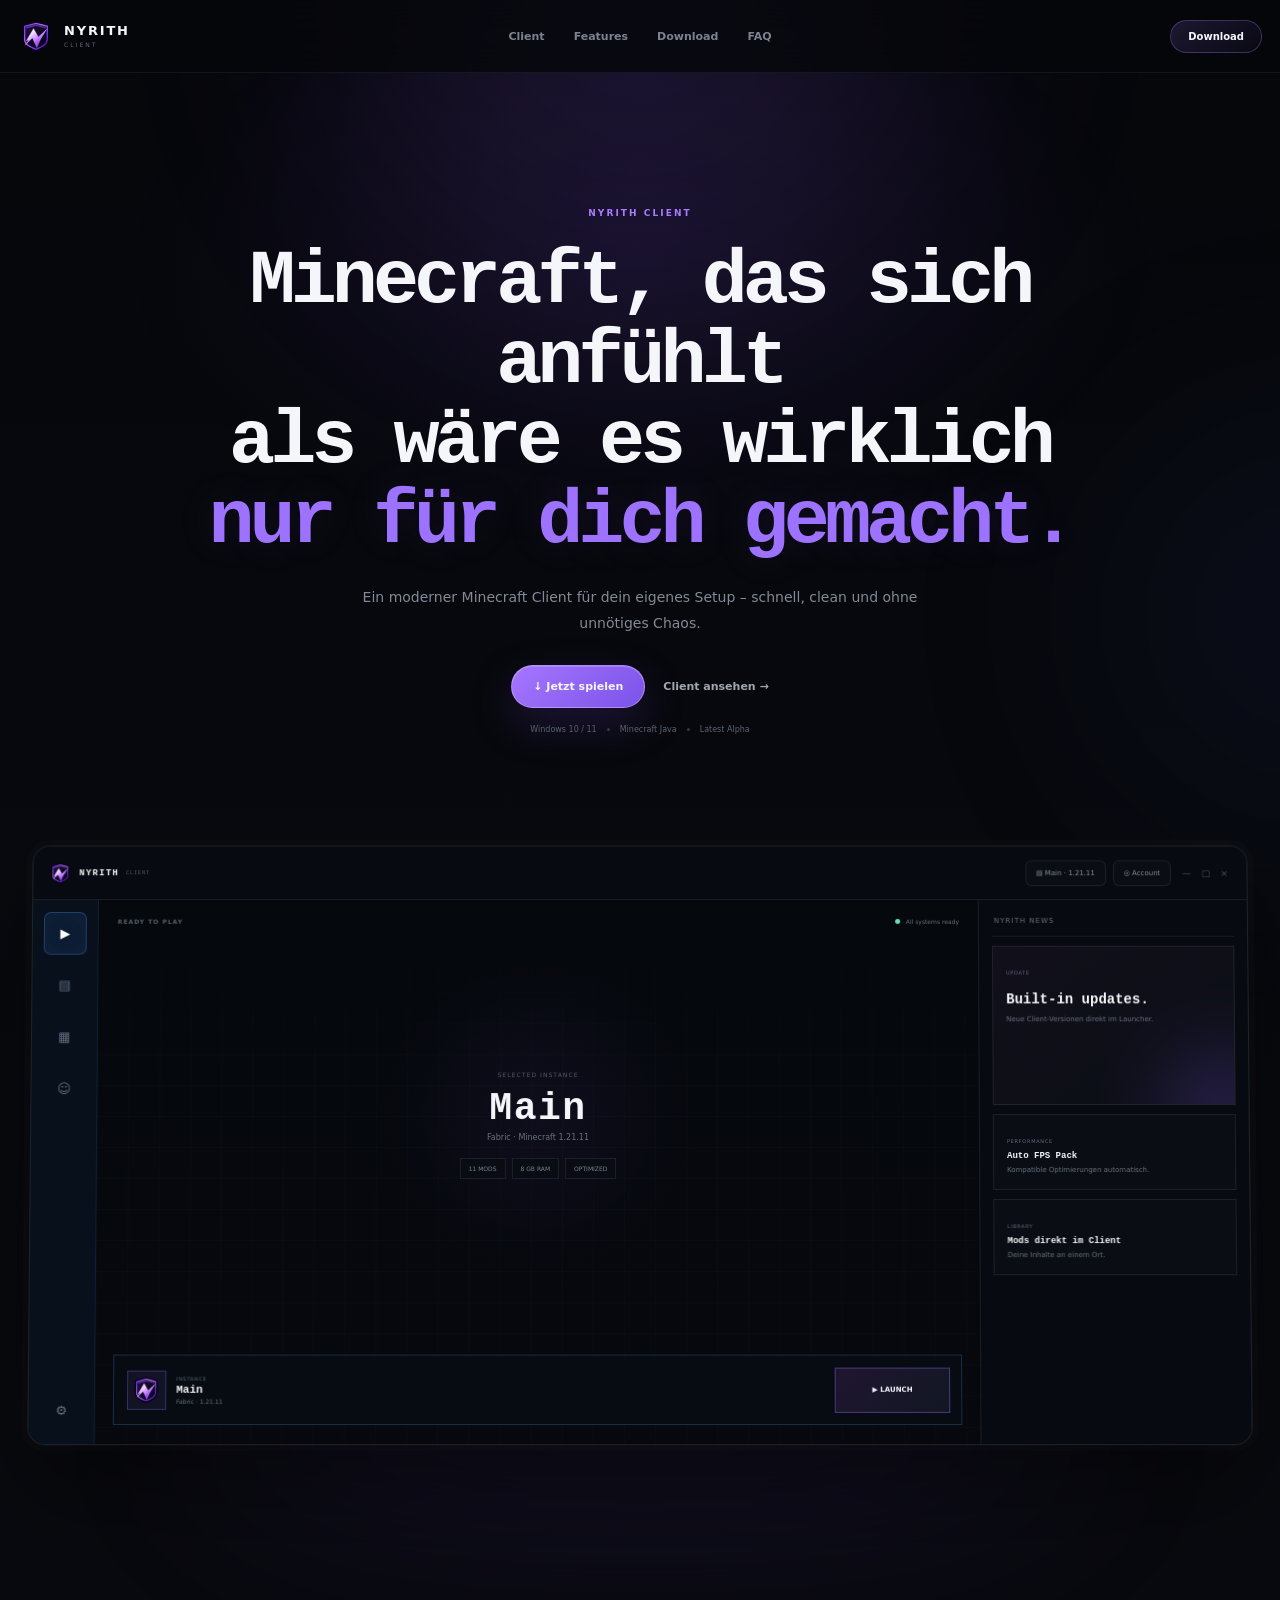
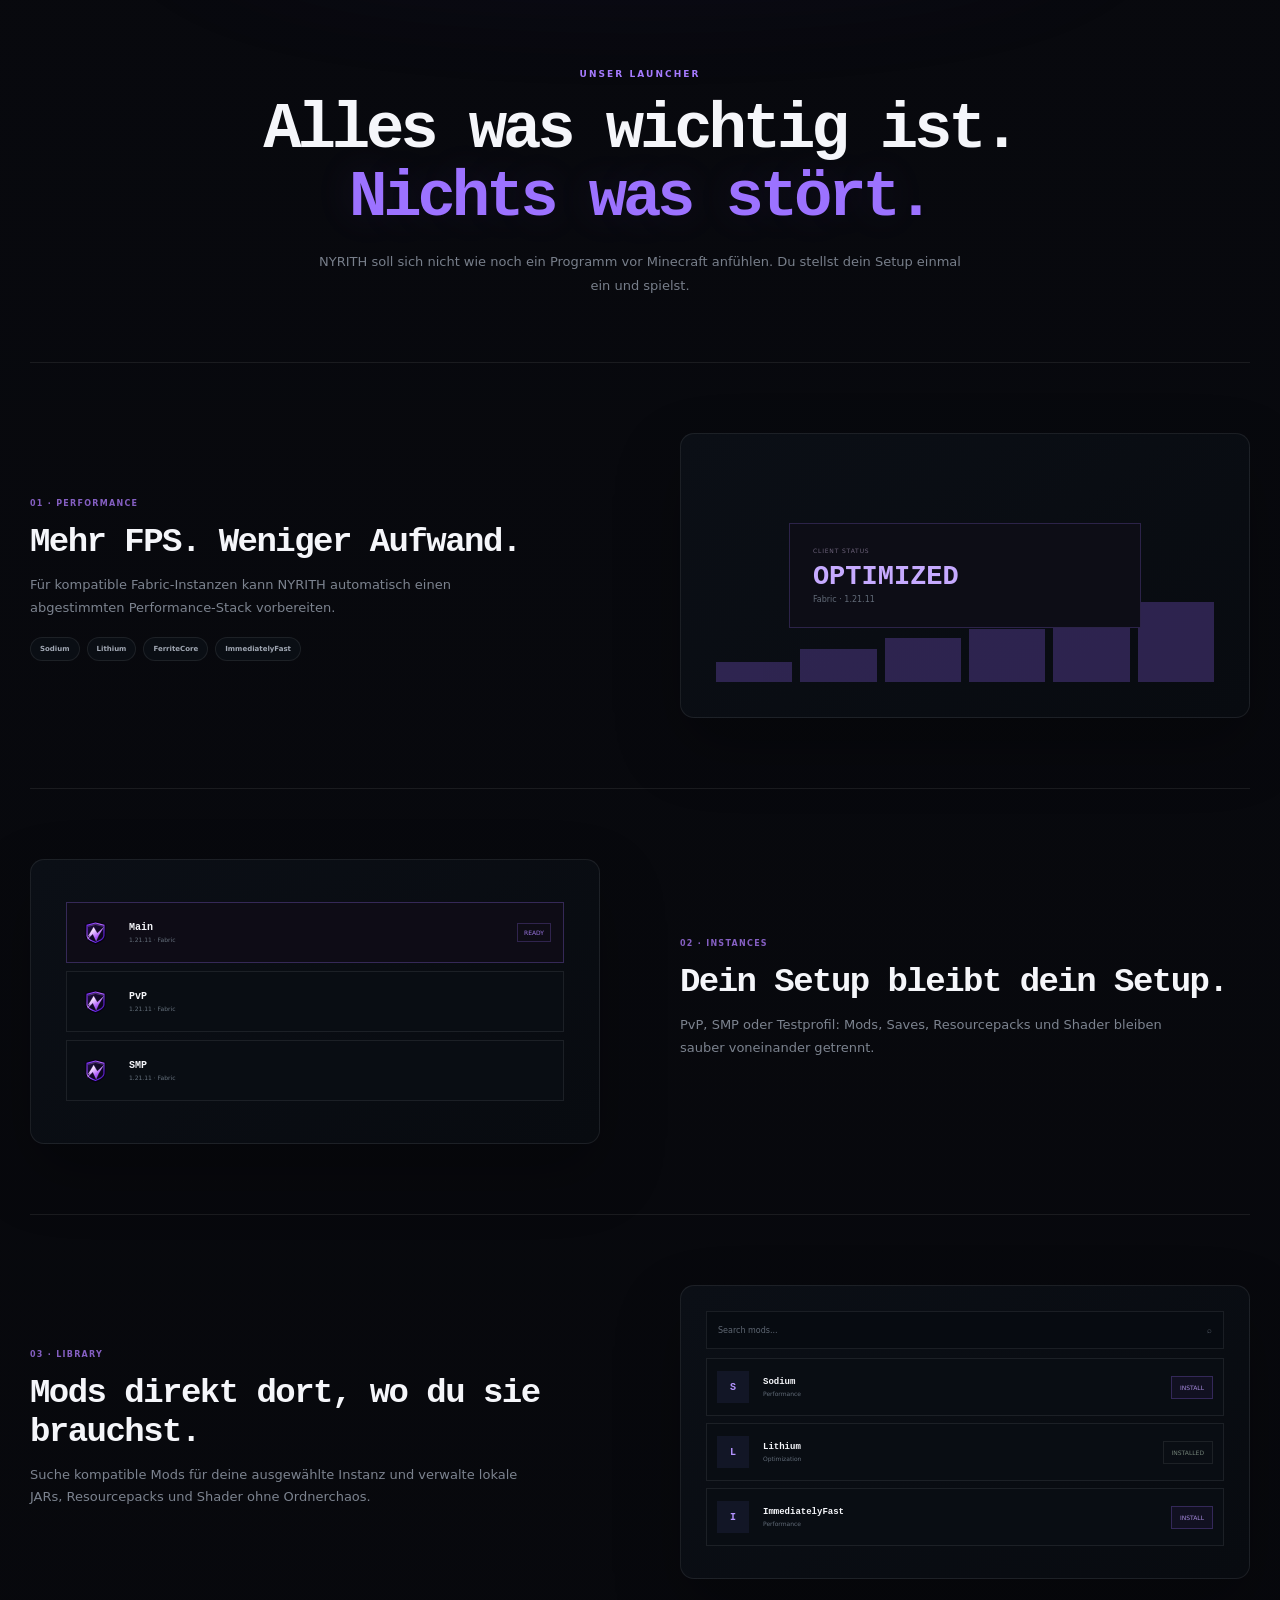
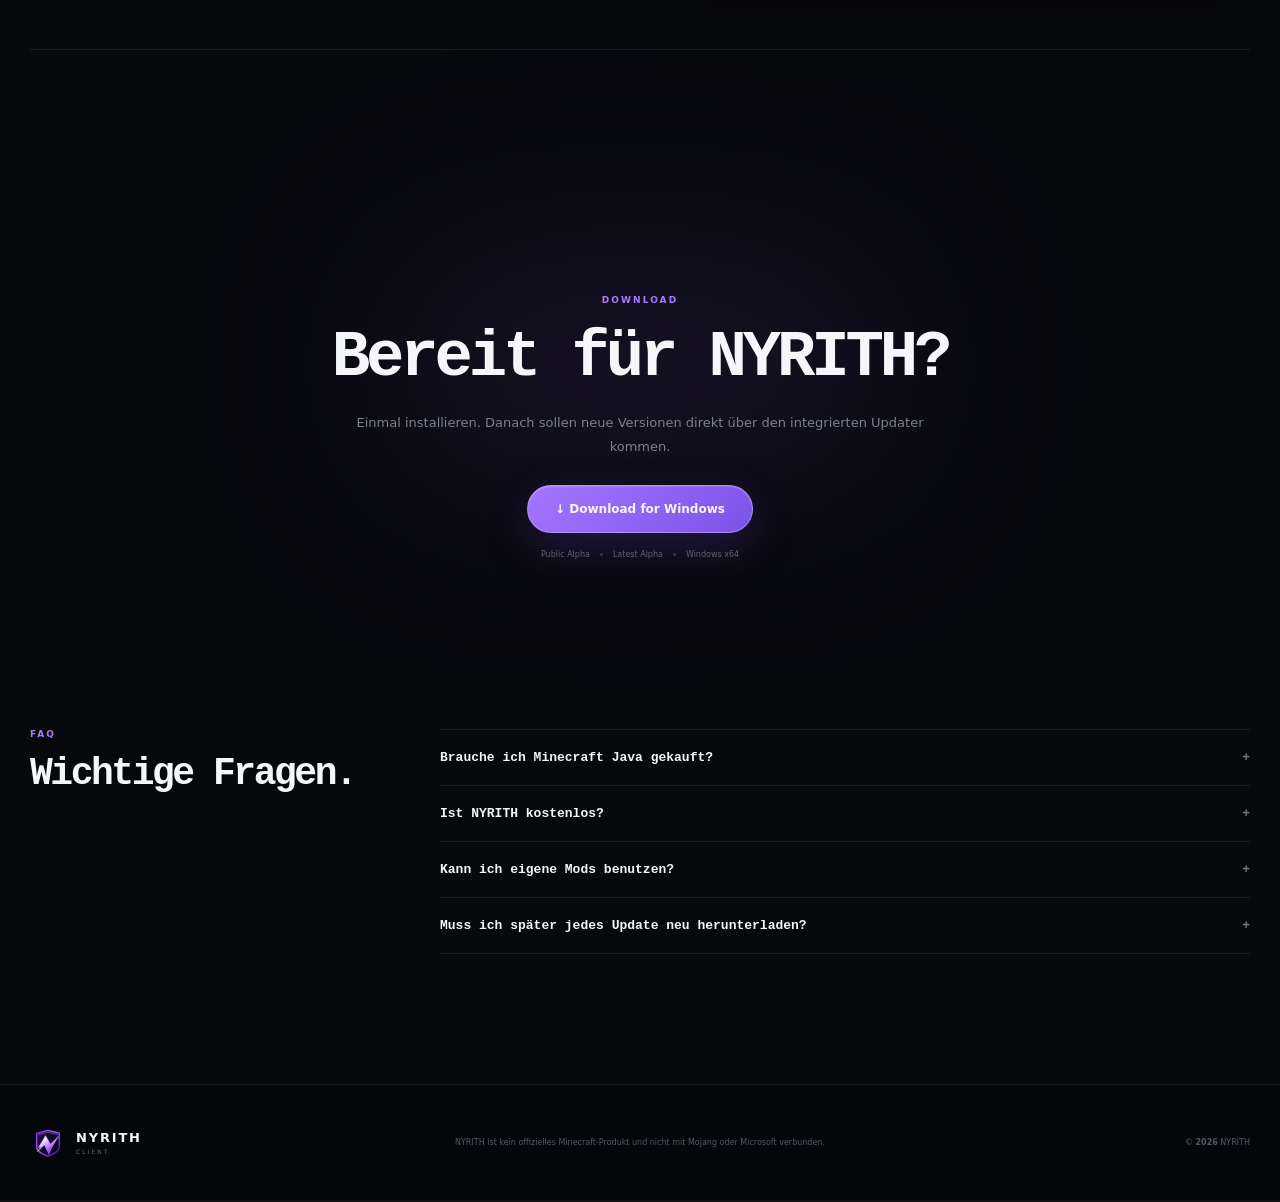
<file: index.html>
<!doctype html>
<html lang="de">
<head>
  <meta charset="UTF-8" />
  <meta name="viewport" content="width=device-width, initial-scale=1.0" />
  <meta name="theme-color" content="#07070b" />
  <meta name="description" content="NYRITH Client – ein cleaner Minecraft Client für Performance, Instanzen, Mods und dein persönliches Setup." />
  <meta property="og:title" content="NYRITH Client" />
  <meta property="og:description" content="Minecraft, das sich anfühlt als wäre es wirklich nur für dich gemacht." />
  <title>NYRITH Client</title>
  <link rel="icon" type="image/svg+xml" href="favicon.svg?v=nyrith-brand-2" />
  <link rel="stylesheet" href="styles.css?v=nyrith-clean-1" />
</head>
<body>
  <div class="ambient ambient-a" aria-hidden="true"></div>
  <div class="ambient ambient-b" aria-hidden="true"></div>

  <header class="topbar" id="top">
    <div class="nav-shell">
      <a class="brand" href="#top" aria-label="NYRITH Startseite">
        <span class="brand-mark">ϟ</span>
        <span class="brand-copy"><b>NYRITH</b><small>CLIENT</small></span>
      </a>

      <nav class="nav-links" aria-label="Navigation">
        <a href="#client">Client</a>
        <a href="#features">Features</a>
        <a href="#download">Download</a>
        <a href="#faq">FAQ</a>
      </nav>

      <a class="top-download js-download" href="https://github.com/Away232323/NYRITH-Client-Releases/releases/latest">Download</a>
    </div>
  </header>

  <main>
    <section class="hero shell">
      <div class="hero-kicker">NYRITH CLIENT</div>
      <h1>Minecraft, das sich anfühlt<br>als wäre es wirklich<br><span>nur für dich gemacht.</span></h1>
      <p>Ein moderner Minecraft Client für dein eigenes Setup – schnell, clean und ohne unnötiges Chaos.</p>
      <div class="hero-actions">
        <a class="primary-button js-download" href="https://github.com/Away232323/NYRITH-Client-Releases/releases/latest">↓ Jetzt spielen</a>
        <a class="text-button" href="#client">Client ansehen →</a>
      </div>
      <div class="hero-meta">
        <span>Windows 10 / 11</span><i></i><span>Minecraft Java</span><i></i><span class="js-version">Latest Alpha</span>
      </div>
    </section>

    <section class="preview-section shell" id="client">
      <div class="preview-glow" aria-hidden="true"></div>
      <div class="launcher-frame">
        <div class="launcher-top">
          <div class="launcher-brand"><span>ϟ</span><b>NYRITH</b><small>CLIENT</small></div>
          <div class="launcher-tools">
            <div class="tool-pill">▤ Main · 1.21.11</div>
            <div class="tool-pill">◎ Account</div>
            <div class="window-icons">— □ ×</div>
          </div>
        </div>

        <aside class="launcher-side">
          <button class="active">▶</button>
          <button>▤</button>
          <button>▦</button>
          <button>☺</button>
          <button>⚙</button>
        </aside>

        <div class="launcher-main">
          <div class="launcher-heading">
            <span>READY TO PLAY</span>
            <small><i></i> All systems ready</small>
          </div>

          <div class="launcher-focus">
            <span class="focus-label">SELECTED INSTANCE</span>
            <h3>Main</h3>
            <p>Fabric · Minecraft 1.21.11</p>
            <div class="focus-tags"><span>11 MODS</span><span>8 GB RAM</span><span>OPTIMIZED</span></div>
          </div>

          <div class="launch-strip">
            <div class="launch-instance"><span class="instance-icon">N</span><div><small>INSTANCE</small><b>Main</b><em>Fabric · 1.21.11</em></div></div>
            <button>▶ LAUNCH</button>
          </div>
        </div>

        <aside class="launcher-news">
          <div class="news-label">NYRITH NEWS</div>
          <article class="news-feature"><small>UPDATE</small><h4>Built-in updates.</h4><p>Neue Client-Versionen direkt im Launcher.</p></article>
          <article><small>PERFORMANCE</small><b>Auto FPS Pack</b><p>Kompatible Optimierungen automatisch.</p></article>
          <article><small>LIBRARY</small><b>Mods direkt im Client</b><p>Deine Inhalte an einem Ort.</p></article>
        </aside>
      </div>
    </section>

    <section class="intro shell" id="features">
      <div class="section-kicker">UNSER LAUNCHER</div>
      <h2>Alles was wichtig ist.<br><span>Nichts was stört.</span></h2>
      <p>NYRITH soll sich nicht wie noch ein Programm vor Minecraft anfühlen. Du stellst dein Setup einmal ein und spielst.</p>
    </section>

    <section class="feature-section shell">
      <article class="feature-row">
        <div class="feature-copy">
          <span>01 · PERFORMANCE</span>
          <h3>Mehr FPS. Weniger Aufwand.</h3>
          <p>Für kompatible Fabric-Instanzen kann NYRITH automatisch einen abgestimmten Performance-Stack vorbereiten.</p>
          <div class="chips"><b>Sodium</b><b>Lithium</b><b>FerriteCore</b><b>ImmediatelyFast</b></div>
        </div>
        <div class="feature-visual performance-visual">
          <div class="metric"><small>CLIENT STATUS</small><strong>OPTIMIZED</strong><span>Fabric · 1.21.11</span></div>
          <div class="bars"><i></i><i></i><i></i><i></i><i></i><i></i></div>
        </div>
      </article>

      <article class="feature-row reverse">
        <div class="feature-copy">
          <span>02 · INSTANCES</span>
          <h3>Dein Setup bleibt dein Setup.</h3>
          <p>PvP, SMP oder Testprofil: Mods, Saves, Resourcepacks und Shader bleiben sauber voneinander getrennt.</p>
        </div>
        <div class="feature-visual instance-visual">
          <div class="instance-card"><i>N</i><span><b>Main</b><small>1.21.11 · Fabric</small></span><em>READY</em></div>
          <div class="instance-card"><i>P</i><span><b>PvP</b><small>1.21.11 · Fabric</small></span></div>
          <div class="instance-card"><i>S</i><span><b>SMP</b><small>1.21.11 · Fabric</small></span></div>
        </div>
      </article>

      <article class="feature-row">
        <div class="feature-copy">
          <span>03 · LIBRARY</span>
          <h3>Mods direkt dort, wo du sie brauchst.</h3>
          <p>Suche kompatible Mods für deine ausgewählte Instanz und verwalte lokale JARs, Resourcepacks und Shader ohne Ordnerchaos.</p>
        </div>
        <div class="feature-visual library-visual">
          <div class="fake-search">Search mods... <span>⌕</span></div>
          <div class="mod-line"><i>S</i><span><b>Sodium</b><small>Performance</small></span><button>INSTALL</button></div>
          <div class="mod-line"><i>L</i><span><b>Lithium</b><small>Optimization</small></span><button class="installed">INSTALLED</button></div>
          <div class="mod-line"><i>I</i><span><b>ImmediatelyFast</b><small>Performance</small></span><button>INSTALL</button></div>
        </div>
      </article>
    </section>

    <section class="download-section shell" id="download">
      <div class="download-glow" aria-hidden="true"></div>
      <div class="section-kicker">DOWNLOAD</div>
      <h2>Bereit für NYRITH?</h2>
      <p>Einmal installieren. Danach sollen neue Versionen direkt über den integrierten Updater kommen.</p>
      <a class="primary-button large js-download" href="https://github.com/Away232323/NYRITH-Client-Releases/releases/latest">↓ Download for Windows</a>
      <div class="release-info"><span id="releaseStatus">Public Alpha</span><i></i><span class="js-version">Latest Alpha</span><i></i><span id="releaseSize">Windows x64</span></div>
    </section>

    <section class="faq shell" id="faq">
      <div class="faq-title"><div class="section-kicker">FAQ</div><h2>Wichtige Fragen.</h2></div>
      <div class="faq-list">
        <details><summary>Brauche ich Minecraft Java gekauft?<span>+</span></summary><p>Ja. NYRITH ist für legitime Minecraft Java Edition Accounts gedacht.</p></details>
        <details><summary>Ist NYRITH kostenlos?<span>+</span></summary><p>Die aktuelle Alpha ist kostenlos nutzbar.</p></details>
        <details><summary>Kann ich eigene Mods benutzen?<span>+</span></summary><p>Ja. Lokale JARs und Inhalte für deine Instanzen sind vorgesehen.</p></details>
        <details><summary>Muss ich später jedes Update neu herunterladen?<span>+</span></summary><p>Nein. Der Client besitzt bereits einen integrierten Updater; der öffentliche Release-Kanal wird dafür verwendet.</p></details>
      </div>
    </section>
  </main>

  <footer>
    <div class="shell footer-inner">
      <a class="brand" href="#top"><span class="brand-mark">ϟ</span><span class="brand-copy"><b>NYRITH</b><small>CLIENT</small></span></a>
      <p>NYRITH ist kein offizielles Minecraft-Produkt und nicht mit Mojang oder Microsoft verbunden.</p>
      <span>© <b id="year"></b> NYRITH</span>
    </div>
  </footer>

  <script src="app.js?v=nyrith-brand-2"></script>
</body>
</html>
</file>
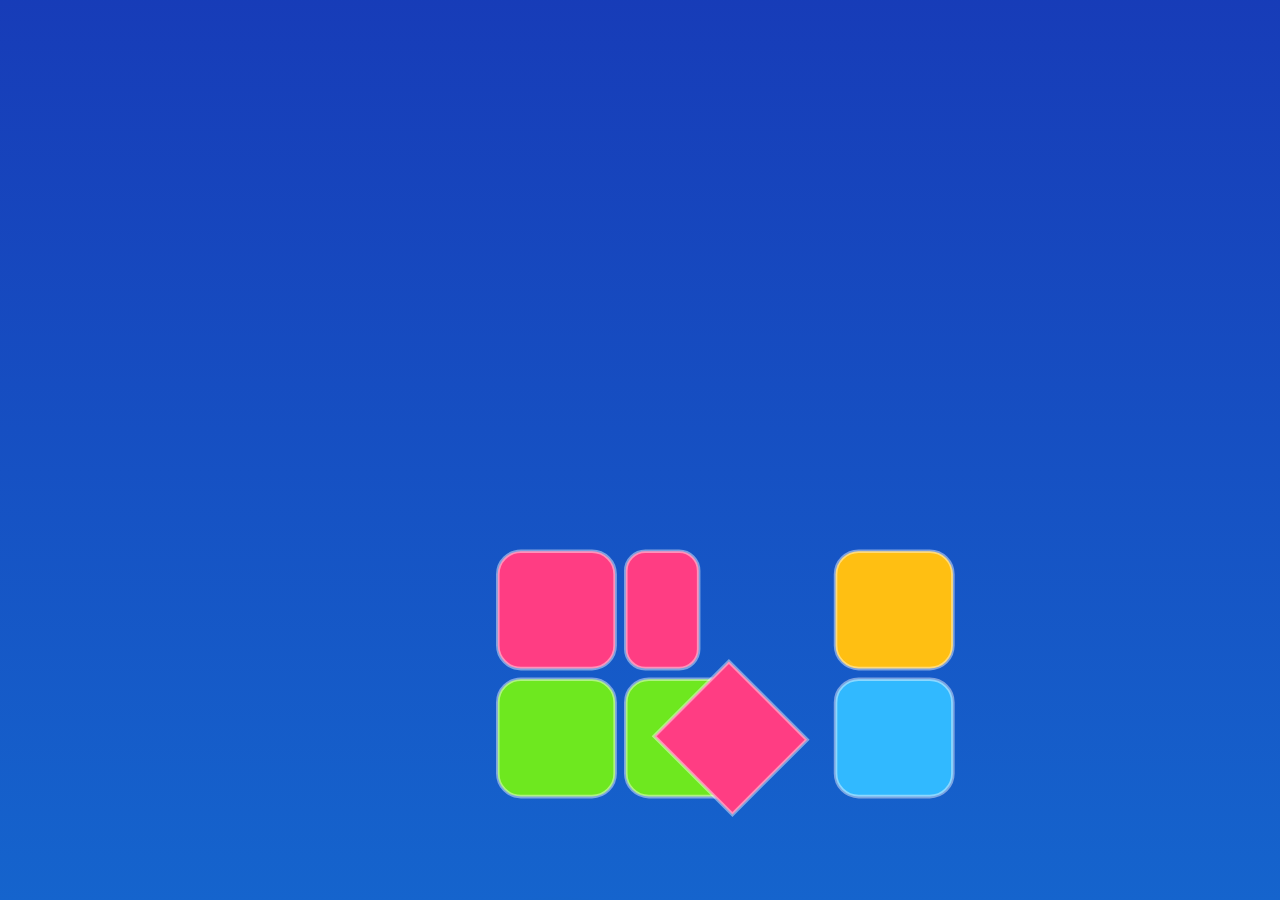
<file: NovaBlock/index.html>
<!doctype html>
<html lang="de">
<head>
  <meta charset="utf-8">
  <meta name="viewport" content="width=device-width,initial-scale=1,viewport-fit=cover,user-scalable=no">
  <meta name="theme-color" content="#145ed8">
  <meta name="mobile-web-app-capable" content="yes">
  <meta name="apple-mobile-web-app-capable" content="yes">
  <meta name="apple-mobile-web-app-status-bar-style" content="black-translucent">
  <meta name="apple-mobile-web-app-title" content="Nova Block">
  <meta name="description" content="Nova Block – Block Puzzle von Nova Studios.">
  <title>Nova Block</title>
  <link rel="manifest" href="./manifest.webmanifest">
  <link rel="icon" href="./app-icon.svg" type="image/svg+xml">
  <link rel="apple-touch-icon" href="./apple-touch-icon.png">
  <link rel="stylesheet" href="./game.css?v=5">
</head>
<body>
<div id="app">
  <section id="studioSplash" class="splash active"><img src="./nova-studios.svg" alt="Nova Studios"></section>
  <section id="gameSplash" class="splash"><img src="./nova-block-splash.svg" alt="Nova Block"></section>

  <main id="homeScreen" class="screen home hidden">
    <header class="topbar">
      <div class="profilePill"><span class="avatarMini">N</span><div><small>PLAYER</small><strong>NOVA</strong></div></div>
      <div class="currency"><span>◆</span><strong id="coinCount">0</strong></div>
      <button id="homeSoundBtn" class="roundBtn" aria-label="Sound">🔊</button>
    </header>

    <section class="hero">
      <div class="brandMark">
        <img src="./app-icon.svg" class="brandIcon" alt="Nova Block">
        <div class="brandWords"><strong>NOVA</strong><b>BLOCK</b></div>
      </div>
      <p>PUZZLE • COMBOS • PERFECT CLEARS</p>
    </section>

    <section class="dailyCard">
      <div class="dailyIcon">🔥</div>
      <div class="dailyText"><small>DAILY STREAK</small><strong><span id="streakCount">0</span> Tage</strong><span id="dailyStatus">Heute noch spielen</span></div>
      <button id="dailyQuickBtn" class="miniAction">GO</button>
    </section>

    <section class="modeStack">
      <button class="modeBtn classic" data-mode="classic"><span class="modeIcon">∞</span><div><strong>CLASSIC</strong><small>Endlos • Highscore jagen</small></div><b>▶</b></button>
      <button class="modeBtn rush" data-mode="rush"><span class="modeIcon">⚡</span><div><strong>RUSH</strong><small>2 Minuten • x1.25 Score</small></div><b>▶</b></button>
      <button class="modeBtn daily" data-mode="daily"><span class="modeIcon">★</span><div><strong>DAILY</strong><small>Tages-Challenge • gleiche Folge</small></div><b>▶</b></button>
    </section>

    <section class="quickStats">
      <div><small>BEST</small><strong id="menuBest">0</strong></div>
      <div><small>PERFECTS</small><strong id="perfectCount">0</strong></div>
      <div><small>RUNS</small><strong id="runCount">0</strong></div>
    </section>

    <nav class="bottomNav">
      <button class="navBtn active" data-screen="home"><span>⌂</span><small>HOME</small></button>
      <button class="navBtn" data-screen="shop"><span>◆</span><small>SHOP</small></button>
      <button class="navBtn" data-screen="rank"><span>♛</span><small>RANKING</small></button>
    </nav>
  </main>

  <main id="shopScreen" class="screen sub hidden">
    <header class="subHeader"><button class="backHome roundBtn">‹</button><div><small>NOVA STORE</small><h1>SHOP</h1></div><div class="currency"><span>◆</span><strong id="shopCoins">0</strong></div></header>
    <div class="tabs"><button class="tab active" data-tab="themes">THEMES</button><button class="tab" data-tab="boosters">BOOSTER</button></div>
    <section id="themeShop" class="shopGrid"></section>
    <section id="boosterShop" class="shopGrid hidden"></section>
    <nav class="bottomNav">
      <button class="navBtn" data-screen="home"><span>⌂</span><small>HOME</small></button>
      <button class="navBtn active" data-screen="shop"><span>◆</span><small>SHOP</small></button>
      <button class="navBtn" data-screen="rank"><span>♛</span><small>RANKING</small></button>
    </nav>
  </main>

  <main id="rankScreen" class="screen sub hidden">
    <header class="subHeader"><button class="backHome roundBtn">‹</button><div><small>YOUR RECORDS</small><h1>RANKING</h1></div><div class="rankCrown">♛</div></header>
    <section class="rankHero"><small>PERSONAL BEST</small><strong id="rankBest">0</strong><span>Dieses Gerät</span></section>
    <section class="rankPanel">
      <div class="rankTitle"><strong>TOP 10 RUNS</strong><span>LOCAL</span></div>
      <div id="rankList"></div>
    </section>
    <div class="globalNote"><strong>🌍 GLOBAL RANKING</strong><span>Die lokale Rangliste zeigt echte Runs auf deinem Gerät. Eine weltweite Rangliste kommt mit einem Online-Backend.</span></div>
    <nav class="bottomNav">
      <button class="navBtn" data-screen="home"><span>⌂</span><small>HOME</small></button>
      <button class="navBtn" data-screen="shop"><span>◆</span><small>SHOP</small></button>
      <button class="navBtn active" data-screen="rank"><span>♛</span><small>RANKING</small></button>
    </nav>
  </main>

  <main id="gameScreen" class="screen game hidden">
    <header class="gameHeader">
      <button id="exitGameBtn" class="roundBtn">‹</button>
      <div class="scoreBox"><small id="modeLabel">CLASSIC</small><strong id="score">0</strong></div>
      <div class="bestBox"><small>BEST</small><strong id="best">0</strong></div>
      <button id="pauseBtn" class="roundBtn">Ⅱ</button>
    </header>
    <div class="gameMeta">
      <span id="themeBadge">OCEAN</span>
      <span id="timerBadge" class="hidden">02:00</span>
      <span id="combo" class="combo"></span>
    </div>
    <div id="boardWrap" class="boardWrap">
      <div id="board" class="board"></div>
      <div id="clearFlash" class="clearFlash"></div>
      <div id="particles" class="particles"></div>
    </div>
    <section id="tray" class="tray"></section>
    <section class="boosterBar">
      <button id="shuffleBtn" class="boosterBtn"><span>⟳</span><small>SHUFFLE</small><b id="shuffleCount">0</b></button>
      <button id="blastBtn" class="boosterBtn"><span>✹</span><small>BLAST</small><b id="blastCount">0</b></button>
    </section>
  </main>

  <section id="pauseOverlay" class="overlay hidden"><div class="modal"><img src="./app-icon.svg" class="modalLogo" alt=""><h2>PAUSE</h2><button id="resumeBtn" class="primary">WEITERSPIELEN</button><button id="restartBtn" class="secondary">NEU STARTEN</button><button id="leaveBtn" class="ghostBtn">ZUM MENÜ</button></div></section>
  <section id="gameOverOverlay" class="overlay hidden"><div class="modal"><img src="./app-icon.svg" class="modalLogo" alt=""><small id="overMode">CLASSIC</small><h2>GAME OVER</h2><div class="endScore" id="finalScore">0</div><div class="rewardLine">+ <strong id="earnedCoins">0</strong> ◆</div><button id="againBtn" class="primary">NOCHMAL</button><button id="overHomeBtn" class="secondary">MENÜ</button></div></section>
  <section id="confirmOverlay" class="overlay hidden"><div class="modal compact"><h2 id="confirmTitle">KAUFEN?</h2><p id="confirmText"></p><div class="twoBtns"><button id="confirmNo" class="secondary">NEIN</button><button id="confirmYes" class="primary">JA</button></div></div></section>

  <div id="installCard" class="installCard hidden"><img src="./app-icon.svg" alt=""><div><strong>Nova Block installieren</strong><span>Ohne APK · ohne Anmeldung</span></div><button id="installBtn">INSTALLIEREN</button><button id="installClose" class="closeBtn">×</button></div>
  <div id="toast" class="toast"></div>
</div>
<script src="./game.js?v=5"></script>
</body>
</html>
</file>
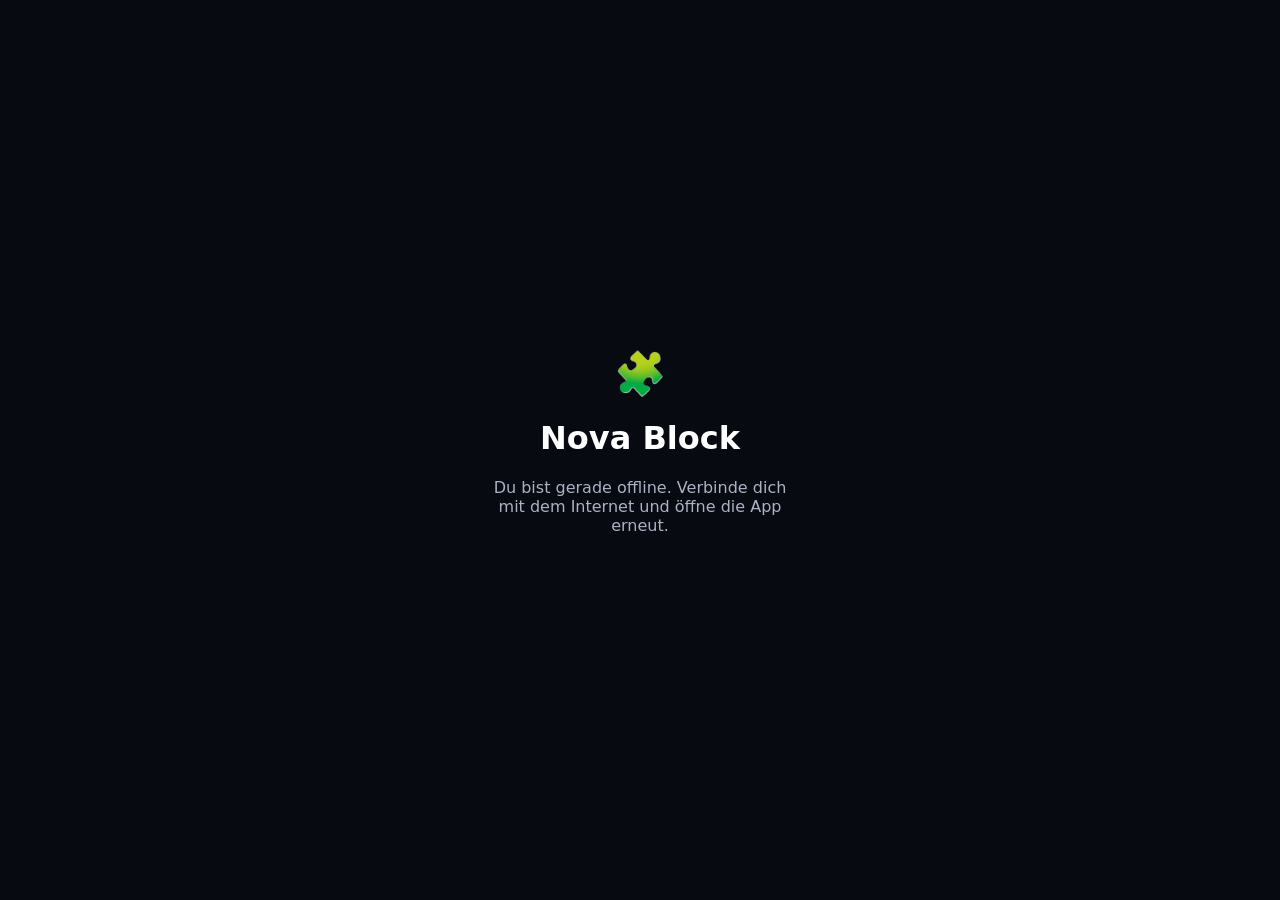
<file: NovaBlock/offline.html>
<!doctype html><meta charset="utf-8"><meta name="viewport" content="width=device-width,initial-scale=1"><meta name="theme-color" content="#0a0c14"><title>Nova Block</title><style>html,body{height:100%;margin:0;background:#080a12;color:#fff;font-family:system-ui;display:grid;place-items:center;text-align:center}.c{padding:24px}.i{font-size:42px}.m{color:#aab2c3;max-width:320px}</style><div class="c"><div class="i">🧩</div><h1>Nova Block</h1><p class="m">Du bist gerade offline. Verbinde dich mit dem Internet und öffne die App erneut.</p></div>
</file>
<file: styles.css>
:root{
  --bg:#07070b;
  --bg-soft:#0b0c12;
  --panel:#0d1017;
  --panel-2:#11151e;
  --line:rgba(255,255,255,.08);
  --line-strong:rgba(255,255,255,.13);
  --text:#f5f6fa;
  --muted:#8b91a0;
  --purple:#9c72ff;
  --purple-2:#7c52e8;
  --green:#63e2ae;
  --blue:#5d9cff;
  --shadow:0 45px 120px rgba(0,0,0,.52);
  font-family:Inter,ui-sans-serif,system-ui,-apple-system,BlinkMacSystemFont,"Segoe UI",sans-serif;
  color-scheme:dark;
}
*{box-sizing:border-box}
html{scroll-behavior:smooth}
body{margin:0;background:linear-gradient(180deg,#06070b,#08090e 28%,#07080c 100%);color:var(--text);overflow-x:hidden}
a{color:inherit;text-decoration:none}
button{font:inherit;color:inherit}
::selection{background:rgba(156,114,255,.35)}
.shell{width:min(1220px,calc(100% - 44px));margin-inline:auto}
.ambient{position:fixed;z-index:-2;border-radius:50%;filter:blur(130px);pointer-events:none;opacity:.15}
.ambient-a{width:580px;height:580px;left:50%;top:-310px;transform:translateX(-50%);background:#7d4dda}
.ambient-b{width:420px;height:420px;right:-240px;top:45%;background:#3b61b5;opacity:.08}

.topbar{position:sticky;top:0;z-index:50;background:rgba(6,7,11,.8);backdrop-filter:blur(22px);border-bottom:1px solid rgba(255,255,255,.06)}
.nav-shell{width:min(1380px,calc(100% - 36px));height:72px;margin:auto;display:grid;grid-template-columns:1fr auto 1fr;align-items:center;gap:24px}
.brand{display:inline-flex;align-items:center;gap:10px;width:max-content}
.brand-mark{width:36px;height:36px;border:1px solid rgba(173,137,255,.24);background:linear-gradient(145deg,rgba(156,114,255,.18),rgba(87,55,147,.08));border-radius:10px;display:grid;place-items:center;font-size:20px;box-shadow:inset 0 0 24px rgba(156,114,255,.05)}
.brand-copy{display:flex;flex-direction:column;line-height:1}.brand-copy b{font-size:13px;letter-spacing:.14em}.brand-copy small{font-size:6px;letter-spacing:.34em;color:#626977;margin-top:5px}
.nav-links{display:flex;align-items:center;gap:29px;font-size:11px;font-weight:750;color:#7c8390}.nav-links a{transition:.18s ease}.nav-links a:hover{color:#fff}
.top-download{justify-self:end;border:1px solid rgba(177,139,255,.28);background:linear-gradient(135deg,rgba(156,114,255,.16),rgba(90,57,159,.07));border-radius:999px;padding:10px 17px;font-size:10px;font-weight:850;transition:.2s ease}.top-download:hover{transform:translateY(-1px);border-color:rgba(194,162,255,.5)}

.hero{text-align:center;padding:135px 0 55px;position:relative}
.hero:before{content:"";position:absolute;z-index:-1;width:1100px;height:620px;left:50%;top:-120px;transform:translateX(-50%);background:radial-gradient(ellipse,rgba(116,72,200,.12),transparent 66%)}
.hero-kicker,.section-kicker{font-size:9px;letter-spacing:.23em;font-weight:900;color:#a77cff;text-transform:uppercase}
.hero h1,.intro h2,.download-section h2,.faq h2{font-family:ui-monospace,SFMono-Regular,Menlo,Consolas,monospace;letter-spacing:-.065em}
.hero h1{font-size:clamp(50px,6vw,84px);line-height:1.04;max-width:1040px;margin:24px auto 24px}.hero h1 span,.intro h2 span{color:var(--purple);text-shadow:0 0 42px rgba(156,114,255,.12)}
.hero>p{max-width:620px;margin:0 auto;color:#838996;font-size:14px;line-height:1.8}
.hero-actions{display:flex;justify-content:center;align-items:center;gap:18px;margin-top:29px;flex-wrap:wrap}
.primary-button{display:inline-flex;align-items:center;justify-content:center;padding:14px 21px;border-radius:999px;background:linear-gradient(135deg,#a576ff,#7b53e8);border:1px solid rgba(215,190,255,.45);font-size:11px;font-weight:900;box-shadow:0 16px 42px rgba(91,58,174,.26),inset 0 1px rgba(255,255,255,.17);transition:.2s ease}.primary-button:hover{transform:translateY(-2px);filter:brightness(1.07)}
.primary-button.large{padding:16px 27px;font-size:12px}.text-button{font-size:11px;font-weight:800;color:#a0a6b2}.text-button:hover{color:#fff}
.hero-meta,.release-info{display:flex;justify-content:center;align-items:center;gap:10px;margin-top:17px;color:#5c6370;font-size:8px;flex-wrap:wrap}.hero-meta i,.release-info i{width:3px;height:3px;border-radius:50%;background:#343a44}

.preview-section{position:relative;padding:55px 0 105px;perspective:1500px}.preview-glow{position:absolute;width:74%;height:160px;left:13%;bottom:35px;background:#7146cf;filter:blur(95px);opacity:.15;border-radius:50%}
.launcher-frame{position:relative;z-index:2;height:600px;display:grid;grid-template:54px 1fr/66px 1fr 270px;border:1px solid rgba(255,255,255,.11);background:#05080d;border-radius:18px;overflow:hidden;box-shadow:var(--shadow),0 0 0 6px rgba(255,255,255,.014);transform:rotateX(1.3deg)}
.launcher-top{grid-column:1/4;display:flex;align-items:center;justify-content:space-between;padding:0 15px;background:#070a10;border-bottom:1px solid var(--line)}
.launcher-brand{display:flex;align-items:center;gap:7px;font-family:ui-monospace,monospace}.launcher-brand span{font-size:18px}.launcher-brand b{font-size:9px;letter-spacing:.14em}.launcher-brand small{font-size:5px;color:#59616d;letter-spacing:.2em}
.launcher-tools{display:flex;align-items:center;gap:7px}.tool-pill{padding:8px 10px;border:1px solid var(--line);background:#0a0e14;border-radius:6px;font-size:7px;color:#858e9d}.window-icons{font-size:9px;letter-spacing:.42em;color:#4c535e;margin-left:4px}
.launcher-side{grid-row:2;display:flex;flex-direction:column;align-items:center;gap:9px;padding:12px 7px;background:#07101b;border-right:1px solid rgba(77,127,207,.13)}.launcher-side button{width:43px;height:43px;border:1px solid transparent;background:transparent;border-radius:7px;color:#657184;font-size:13px}.launcher-side button.active{color:#fff;background:#0c1b30;border-color:rgba(74,136,236,.34);box-shadow:inset 0 0 24px rgba(68,123,213,.07)}.launcher-side button:last-child{margin-top:auto}
.launcher-main{position:relative;background:radial-gradient(circle at 50% 40%,rgba(83,55,138,.12),transparent 29%),linear-gradient(180deg,#05080d,#06080d);overflow:hidden}.launcher-main:before{content:"";position:absolute;inset:0;background-image:linear-gradient(rgba(255,255,255,.014) 1px,transparent 1px),linear-gradient(90deg,rgba(255,255,255,.014) 1px,transparent 1px);background-size:31px 31px;mask-image:linear-gradient(to bottom,transparent,black 32%,black)}
.launcher-heading{position:absolute;z-index:2;top:18px;left:19px;right:19px;display:flex;justify-content:space-between;align-items:center}.launcher-heading>span{font-size:6px;letter-spacing:.17em;color:#56616f;font-weight:900}.launcher-heading small{display:flex;align-items:center;gap:6px;font-size:6px;color:#65717c}.launcher-heading small i{width:5px;height:5px;border-radius:50%;background:var(--green)}
.launcher-focus{position:absolute;z-index:2;inset:0 0 92px;display:flex;flex-direction:column;justify-content:center;align-items:center;text-align:center}.focus-label{font-size:6px;letter-spacing:.18em;color:#555d69}.launcher-focus h3{font:900 38px ui-monospace,monospace;letter-spacing:.04em;margin:9px 0 3px}.launcher-focus p{font-size:8px;color:#68717e;margin:0}.focus-tags{display:flex;gap:6px;margin-top:16px}.focus-tags span{font-size:6px;color:#7a8490;border:1px solid var(--line);padding:6px 8px;background:#090d13}
.launch-strip{position:absolute;z-index:3;left:18px;right:18px;bottom:19px;height:70px;border:1px solid rgba(72,126,212,.28);background:rgba(8,12,19,.93);display:flex;align-items:center;justify-content:space-between;padding:10px 11px 10px 13px}.launch-instance{display:flex;align-items:center;gap:10px}.instance-icon{width:39px;height:39px;border:1px solid rgba(156,114,255,.28);background:#171123;display:grid;place-items:center;font:900 13px ui-monospace,monospace;color:#c3a6ff}.launch-instance>div{display:flex;flex-direction:column}.launch-instance small{font-size:5px;letter-spacing:.14em;color:#596472}.launch-instance b{font:850 11px ui-monospace,monospace;margin:2px 0}.launch-instance em{font-size:6px;font-style:normal;color:#68727e}.launch-strip button{height:45px;min-width:115px;border:1px solid rgba(156,114,255,.38);background:linear-gradient(135deg,#201531,#111722);font-size:7px;font-weight:900}
.launcher-news{grid-column:3;grid-row:2;background:#070a10;border-left:1px solid var(--line);padding:13px;display:flex;flex-direction:column;gap:9px}.news-label{font-size:7px;letter-spacing:.15em;color:#69727e;border-bottom:1px solid var(--line);padding:4px 2px 11px}.launcher-news article{padding:13px;border:1px solid var(--line);background:#0a0e14;text-align:left}.launcher-news article small{font-size:5px;color:#716184;letter-spacing:.14em}.launcher-news article b,.launcher-news article h4{font-family:ui-monospace,monospace}.launcher-news article h4{font-size:14px;margin:13px 0 7px}.launcher-news article b{font-size:9px;display:block;margin:4px 0}.launcher-news article p{font-size:7px;line-height:1.55;color:#68717e;margin:0}.news-feature{min-height:160px;background:linear-gradient(145deg,#12101b,#0a0e14)!important;position:relative;overflow:hidden}.news-feature:after{content:"";position:absolute;width:130px;height:130px;right:-55px;bottom:-75px;border-radius:50%;background:#8757ef;filter:blur(40px);opacity:.24}

.intro{text-align:center;padding:120px 0 65px}.intro h2{font-size:clamp(40px,5vw,66px);line-height:1.06;margin:18px 0}.intro p{max-width:650px;margin:auto;color:#787f8b;font-size:13px;line-height:1.8}
.feature-section{display:flex;flex-direction:column;padding-bottom:120px}.feature-row{min-height:390px;display:grid;grid-template-columns:1fr 1fr;gap:80px;align-items:center;padding:70px 0;border-top:1px solid var(--line)}.feature-row:last-child{border-bottom:1px solid var(--line)}.feature-row.reverse .feature-copy{order:2}.feature-row.reverse .feature-visual{order:1}.feature-copy>span{font-size:8px;color:#855fc2;font-weight:900;letter-spacing:.16em}.feature-copy h3{font:850 34px/1.12 ui-monospace,monospace;letter-spacing:-.045em;margin:13px 0}.feature-copy p{max-width:510px;color:#7c838f;line-height:1.75;font-size:13px}.chips{display:flex;gap:7px;flex-wrap:wrap;margin-top:17px}.chips b{font-size:7px;color:#a0a7b3;border:1px solid var(--line);background:#0a0e14;border-radius:999px;padding:7px 9px}
.feature-visual{min-height:285px;border:1px solid var(--line);background:linear-gradient(145deg,#0b0f16,#080b10);border-radius:14px;position:relative;overflow:hidden;box-shadow:0 28px 65px rgba(0,0,0,.28)}
.performance-visual{display:flex;align-items:center;justify-content:center}.metric{width:62%;border:1px solid rgba(156,114,255,.22);background:#0d0d16;padding:23px;display:flex;flex-direction:column;position:relative;z-index:2}.metric small{font-size:6px;color:#6c627a;letter-spacing:.14em}.metric strong{font:900 27px ui-monospace,monospace;color:#c6aaff;margin:8px 0 3px}.metric span{font-size:8px;color:#626b78}.bars{position:absolute;inset:auto 35px 35px;display:flex;align-items:flex-end;gap:8px;height:80px;opacity:.28}.bars i{display:block;flex:1;background:#8c61eb}.bars i:nth-child(1){height:25%}.bars i:nth-child(2){height:42%}.bars i:nth-child(3){height:55%}.bars i:nth-child(4){height:67%}.bars i:nth-child(5){height:82%}.bars i:nth-child(6){height:100%}
.instance-visual{display:flex;flex-direction:column;justify-content:center;padding:35px;gap:8px}.instance-card{height:61px;display:grid;grid-template-columns:39px 1fr auto;gap:11px;align-items:center;border:1px solid var(--line);background:#090d13;padding:0 12px}.instance-card:first-child{border-color:rgba(156,114,255,.28);background:#0e0c16}.instance-card i{width:34px;height:34px;display:grid;place-items:center;background:#151022;color:#b893ff;font:900 11px ui-monospace,monospace;font-style:normal}.instance-card>span{display:flex;flex-direction:column}.instance-card b{font:800 10px ui-monospace,monospace}.instance-card small{font-size:6px;color:#65707c;margin-top:3px}.instance-card em{font-size:6px;font-style:normal;color:#9b75e2;border:1px solid rgba(156,114,255,.24);padding:5px 6px}
.library-visual{padding:25px}.fake-search{height:38px;border:1px solid var(--line);background:#070b11;color:#5f6773;display:flex;align-items:center;justify-content:space-between;padding:0 11px;font-size:8px;margin-bottom:9px}.mod-line{height:58px;border:1px solid var(--line);background:#090d13;display:grid;grid-template-columns:36px 1fr auto;align-items:center;gap:10px;padding:0 10px;margin-bottom:7px}.mod-line>i{width:32px;height:32px;display:grid;place-items:center;background:#121626;color:#b493ff;font-style:normal;font:900 10px ui-monospace,monospace}.mod-line>span{display:flex;flex-direction:column}.mod-line b{font:800 9px ui-monospace,monospace}.mod-line small{font-size:6px;color:#616b78;margin-top:3px}.mod-line button{border:1px solid rgba(156,114,255,.25);background:#111021;color:#a88ae0;padding:7px 8px;font-size:6px}.mod-line button.installed{color:#718076;border-color:var(--line);background:#0a0e14}

.download-section{text-align:center;position:relative;padding:125px 0 140px}.download-glow{position:absolute;z-index:-1;width:520px;height:250px;left:50%;top:70px;transform:translateX(-50%);background:#754bd0;filter:blur(110px);opacity:.14}.download-section h2{font-size:clamp(42px,5vw,68px);margin:17px 0}.download-section>p{max-width:600px;margin:0 auto 27px;color:#7b828e;font-size:13px;line-height:1.8}
.faq{display:grid;grid-template-columns:330px 1fr;gap:80px;padding:30px 0 130px}.faq h2{font-size:38px;margin:13px 0}.faq-list{display:flex;flex-direction:column}.faq details{border-top:1px solid var(--line);padding:20px 0}.faq details:last-child{border-bottom:1px solid var(--line)}.faq summary{cursor:pointer;list-style:none;display:flex;justify-content:space-between;gap:20px;font:800 13px ui-monospace,monospace}.faq summary::-webkit-details-marker{display:none}.faq summary span{color:#737c88}.faq details[open] summary span{transform:rotate(45deg)}.faq details p{font-size:11px;line-height:1.7;color:#747c88;margin:12px 0 0}
footer{border-top:1px solid var(--line);background:#05060a}.footer-inner{min-height:115px;display:grid;grid-template-columns:1fr 1fr 1fr;align-items:center;gap:20px}.footer-inner p{text-align:center;color:#525965;font-size:8px}.footer-inner>span{text-align:right;color:#525965;font-size:8px}

@media(max-width:1000px){.nav-links{display:none}.nav-shell{grid-template-columns:1fr auto}.launcher-frame{grid-template:54px 1fr/60px 1fr;height:560px}.launcher-top{grid-column:1/3}.launcher-news{display:none}.feature-row{grid-template-columns:1fr;gap:35px}.feature-row.reverse .feature-copy,.feature-row.reverse .feature-visual{order:initial}.faq{grid-template-columns:1fr;gap:25px}}
@media(max-width:700px){.shell{width:min(100% - 24px,1220px)}.nav-shell{width:calc(100% - 24px);height:64px}.brand-copy small{display:none}.top-download{padding:9px 13px}.hero{padding-top:90px}.hero h1{font-size:clamp(39px,11vw,58px)}.hero>p{font-size:12px}.preview-section{padding-top:35px}.launcher-frame{height:470px;grid-template:48px 1fr/50px 1fr;border-radius:12px}.launcher-tools .tool-pill,.window-icons{display:none}.launcher-side{padding-inline:4px}.launcher-side button{width:38px;height:38px}.launcher-focus h3{font-size:30px}.focus-tags{display:none}.launch-strip{left:12px;right:12px;bottom:12px;height:64px}.launch-strip button{min-width:92px}.intro{padding-top:90px}.intro h2{font-size:clamp(36px,10vw,52px)}.feature-row{padding:55px 0}.feature-copy h3{font-size:29px}.feature-visual{min-height:250px}.download-section{padding:95px 0 105px}.faq{padding-bottom:95px}.footer-inner{grid-template-columns:1fr;text-align:center;padding:28px 0}.footer-inner .brand{margin:auto}.footer-inner>span{text-align:center}}
</file>
<file: NovaBlock/game.css>
:root{
  --bg1:#0b45b9;--bg2:#1da6ef;--deep:#071a55;--text:#fff;--muted:#d5e9ff;
  --grid:#ffffff18;--empty:#071d555e;--c1:#ff3f76;--c2:#ffc625;--c3:#61e517;--c4:#16b6ff;--c5:#a656ff;
}
*{box-sizing:border-box;-webkit-tap-highlight-color:transparent;touch-action:none}
html,body{width:100%;height:100%;margin:0;overflow:hidden;background:#0b45b9;font-family:Inter,ui-rounded,system-ui,-apple-system,BlinkMacSystemFont,"Segoe UI",sans-serif;color:#fff}
body{overscroll-behavior:none;user-select:none}
button{font:inherit;color:inherit}
#app{position:fixed;inset:0;overflow:hidden;background:linear-gradient(180deg,var(--bg1),var(--bg2));transition:background .35s ease}
#app:before{content:"";position:absolute;inset:0;pointer-events:none;background:radial-gradient(circle at 50% 10%,#ffffff17,transparent 30%),linear-gradient(180deg,#00164b12,transparent 34%,#001d4e10)}
.hidden{display:none!important}
.splash{position:absolute;z-index:200;inset:0;display:grid;place-items:center;background:linear-gradient(180deg,#133db9,#18a4e8);opacity:0;pointer-events:none;transition:opacity .22s ease}.splash.active{opacity:1}.splash img{width:100%;height:100%;object-fit:cover}
.screen{position:absolute;z-index:5;inset:0;padding:max(14px,env(safe-area-inset-top)) 14px max(12px,env(safe-area-inset-bottom));overflow:hidden}.home,.sub{display:flex;flex-direction:column;align-items:center}
.topbar,.subHeader{width:min(94vw,520px);display:flex;align-items:center;gap:10px;min-height:58px}.topbar{justify-content:space-between}
.profilePill,.currency{display:flex;align-items:center;border:1px solid #ffffff2c;background:#09266ad9;box-shadow:inset 0 1px #ffffff23,0 6px 16px #05266d38}.profilePill{border-radius:18px;padding:6px 10px 6px 6px;gap:8px}.profilePill small,.profilePill strong{display:block}.profilePill small{font-size:8px;letter-spacing:1.4px;color:#bdd9ff}.profilePill strong{font-size:13px}.avatarMini{width:36px;height:36px;border-radius:12px;display:grid;place-items:center;background:linear-gradient(145deg,#ff3c7a,#a44cff);font-weight:1000;box-shadow:inset 0 2px #ffffff64,0 4px 8px #001b5b55}.currency{border-radius:16px;padding:9px 13px;gap:7px;font-size:14px}.currency span{color:#7cf1ff}.currency strong{font-size:15px}.roundBtn{width:44px;height:44px;border:1px solid #ffffff2c;border-radius:15px;background:#09266ad9;box-shadow:inset 0 1px #ffffff25,0 5px 14px #001b5b44;font-weight:1000;font-size:20px}
.hero{height:24vh;min-height:165px;max-height:235px;display:flex;flex-direction:column;justify-content:center;align-items:center;margin-top:3px}.brandMark{display:flex;align-items:center;gap:14px;transform:translateY(4px)}.brandIcon{width:96px;height:96px;border-radius:25px;box-shadow:0 12px 20px #07328255}.brandWords{display:flex;flex-direction:column;line-height:.83;text-align:left;text-shadow:0 4px 0 #0a4aa755}.brandWords strong{font-size:45px;letter-spacing:-2px;color:#fff}.brandWords b{font-size:48px;letter-spacing:-2px;color:#ffdc32}.hero p{margin:14px 0 0;font-size:9px;font-weight:1000;letter-spacing:2.2px;color:#dff3ffba}
.dailyCard{width:min(92vw,470px);display:grid;grid-template-columns:48px 1fr auto;align-items:center;gap:10px;padding:11px 12px;margin:3px 0 11px;border:1px solid #ffffff38;border-radius:21px;background:#ffffff18;box-shadow:inset 0 1px #ffffff2a,0 7px 18px #0634772d}.dailyIcon{width:44px;height:44px;display:grid;place-items:center;border-radius:14px;background:#ff8c20;font-size:23px;box-shadow:inset 0 2px #fff6,0 4px 9px #8d3a2044}.dailyText small,.dailyText strong,.dailyText span{display:block}.dailyText small{font-size:8px;letter-spacing:1.4px;color:#d9eaff}.dailyText strong{font-size:18px}.dailyText span{font-size:10px;color:#d8ecffba;margin-top:1px}.miniAction{border:0;border-radius:13px;padding:10px 13px;background:#fff;color:#145bcc;font-weight:1000;box-shadow:0 5px 10px #08327c44}
.modeStack{width:min(92vw,470px);display:grid;gap:9px}.modeBtn{height:70px;border:1px solid #ffffff42;border-radius:22px;display:grid;grid-template-columns:50px 1fr 24px;align-items:center;gap:8px;text-align:left;padding:8px 15px;box-shadow:inset 0 2px #ffffff32,inset 0 -5px #001d5a16,0 7px 16px #062d7438;transition:transform .1s}.modeBtn:active{transform:scale(.98)}.modeBtn.classic{background:linear-gradient(135deg,#20d8bb,#16b97e)}.modeBtn.rush{background:linear-gradient(135deg,#ffb21a,#ff7a20)}.modeBtn.daily{background:linear-gradient(135deg,#7b63ff,#a642e4)}.modeIcon{width:43px;height:43px;border-radius:14px;background:#ffffff25;display:grid;place-items:center;font-size:25px;font-weight:1000;box-shadow:inset 0 2px #fff6}.modeBtn strong,.modeBtn small{display:block}.modeBtn strong{font-size:19px;letter-spacing:.4px}.modeBtn small{font-size:10px;color:#fffde6;margin-top:2px}.modeBtn b{font-size:18px}
.quickStats{width:min(92vw,470px);display:grid;grid-template-columns:repeat(3,1fr);gap:8px;margin-top:11px}.quickStats div{text-align:center;border:1px solid #ffffff25;border-radius:16px;background:#08246170;padding:8px 4px}.quickStats small,.quickStats strong{display:block}.quickStats small{font-size:7px;letter-spacing:1.3px;color:#cce5ff}.quickStats strong{font-size:17px;margin-top:2px}
.bottomNav{margin-top:auto;width:min(94vw,500px);height:64px;display:grid;grid-template-columns:repeat(3,1fr);border:1px solid #ffffff29;border-radius:22px;padding:5px;background:#071e55e8;box-shadow:0 8px 22px #00184f55}.navBtn{border:0;background:transparent;border-radius:16px;display:flex;flex-direction:column;align-items:center;justify-content:center;gap:1px;color:#bdd9ff}.navBtn span{font-size:20px}.navBtn small{font-size:8px;font-weight:1000;letter-spacing:1px}.navBtn.active{background:#ffffff17;color:#fff;box-shadow:inset 0 1px #ffffff2d}
.subHeader{justify-content:space-between}.subHeader>div:nth-child(2){flex:1}.subHeader small{font-size:8px;letter-spacing:1.7px;color:#cfe7ff}.subHeader h1{margin:0;font-size:25px}.rankCrown{font-size:29px;color:#ffd03a}.tabs{width:min(92vw,470px);display:grid;grid-template-columns:1fr 1fr;gap:6px;padding:5px;background:#07205ca0;border:1px solid #ffffff20;border-radius:17px;margin:11px 0}.tab{border:0;border-radius:12px;background:transparent;padding:10px;font-size:11px;font-weight:1000;color:#cce5ff}.tab.active{background:#fff;color:#145bc9}
.shopGrid{width:min(94vw,500px);overflow-y:auto;padding:2px 2px 90px;display:grid;grid-template-columns:repeat(2,1fr);gap:10px;scrollbar-width:none}.shopGrid::-webkit-scrollbar{display:none}.shopCard{position:relative;min-height:155px;border:1px solid #ffffff30;border-radius:22px;padding:11px;background:#082866d5;box-shadow:inset 0 1px #ffffff28,0 6px 14px #04296033;overflow:hidden}.shopPreview{height:82px;border-radius:16px;display:grid;grid-template-columns:repeat(3,24px);grid-template-rows:repeat(2,24px);gap:4px;place-content:center;background:linear-gradient(145deg,var(--p1),var(--p2));box-shadow:inset 0 1px #ffffff44}.shopCube{border-radius:6px;background:var(--pc);box-shadow:inset 0 3px #ffffff7c,inset 0 -4px #0002,0 2px 4px #00184b44}.shopCard h3{font-size:14px;margin:9px 0 2px}.shopCard p{font-size:9px;color:#cde6ff;margin:0}.shopCard button{width:100%;border:0;border-radius:12px;padding:9px;margin-top:8px;background:#fff;color:#145bc9;font-weight:1000;font-size:10px}.shopCard.equipped{outline:2px solid #72f6ff}.boosterCard{min-height:150px}.boosterBig{font-size:46px;height:68px;display:grid;place-items:center}.boosterQty{position:absolute;top:10px;right:10px;background:#071b4ed9;padding:5px 8px;border-radius:999px;font-size:9px;font-weight:1000}
.rankHero{width:min(92vw,470px);height:150px;margin:12px 0;display:flex;flex-direction:column;align-items:center;justify-content:center;border-radius:26px;background:linear-gradient(145deg,#2d6de1,#7c4cff);border:1px solid #ffffff3a;box-shadow:inset 0 2px #ffffff32,0 10px 22px #06377a44}.rankHero small{font-size:9px;letter-spacing:1.8px}.rankHero strong{font-size:54px;line-height:1;margin:6px 0}.rankHero span{font-size:9px;color:#e2ecff}.rankPanel{width:min(94vw,500px);max-height:42vh;overflow:auto;border-radius:22px;background:#071f5bd9;border:1px solid #ffffff24;padding:11px}.rankTitle{display:flex;justify-content:space-between;font-size:10px;padding:4px 4px 10px}.rankTitle span{font-size:8px;border-radius:999px;background:#ffffff16;padding:4px 7px}.rankRow{display:grid;grid-template-columns:28px 1fr auto;align-items:center;gap:8px;padding:10px 8px;border-top:1px solid #ffffff14}.rankRow:first-child{border-top:0}.rankPos{font-weight:1000;color:#ffdc47}.rankInfo strong,.rankInfo small{display:block}.rankInfo strong{font-size:12px}.rankInfo small{font-size:8px;color:#bdd9ff;margin-top:1px}.rankScore{font-weight:1000;font-size:16px}.emptyRank{text-align:center;color:#c7dfff;padding:28px 10px;font-size:11px}.globalNote{width:min(94vw,500px);margin-top:10px;border:1px solid #ffffff25;border-radius:18px;background:#082560a0;padding:11px}.globalNote strong,.globalNote span{display:block}.globalNote strong{font-size:10px}.globalNote span{font-size:9px;line-height:1.35;color:#cce4ff;margin-top:4px}
.game{display:flex;flex-direction:column;align-items:center}.gameHeader{width:min(95vw,500px);height:58px;display:grid;grid-template-columns:44px 1fr 1fr 44px;align-items:center;gap:7px}.scoreBox,.bestBox{text-align:center}.scoreBox small,.bestBox small{display:block;font-size:8px;letter-spacing:1.6px;color:#d4e9ff}.scoreBox strong,.bestBox strong{display:block;font-size:29px;line-height:1;font-weight:1000}.gameMeta{height:28px;display:flex;align-items:center;justify-content:center;gap:8px;position:relative;width:min(94vw,500px)}.gameMeta>span:not(.combo){font-size:8px;font-weight:1000;letter-spacing:1.5px;padding:5px 9px;border-radius:999px;background:#06215da0;border:1px solid #ffffff20}.combo{position:absolute;left:50%;top:2px;transform:translate(-50%,-12px) scale(.8);font-weight:1000;font-size:20px;opacity:0;pointer-events:none;z-index:20}.combo.show{animation:combo .7s ease}@keyframes combo{0%{opacity:0;transform:translate(-50%,9px) scale(.55)}25%{opacity:1;transform:translate(-50%,0) scale(1.12)}75%{opacity:1;transform:translate(-50%,-6px)}100%{opacity:0;transform:translate(-50%,-22px)}}
.boardWrap{position:relative;width:min(95vw,470px);aspect-ratio:1;margin-top:2px}.board{position:absolute;inset:0;display:grid;grid-template-columns:repeat(8,1fr);grid-template-rows:repeat(8,1fr);gap:4px;padding:7px;border-radius:20px;background:#071d58;border:1px solid #ffffff2b;box-shadow:inset 0 2px #ffffff1e,inset 0 -8px 16px #00103944,0 9px 18px #001b5c3d;contain:layout paint style}.cell{position:relative;border-radius:6px;background:var(--empty);box-shadow:inset 0 0 0 1px var(--grid);overflow:visible;contain:layout paint style}.cell.filled{background:var(--block);box-shadow:inset 0 3px 1px #ffffff75,inset 2px 0 1px #ffffff35,inset 0 -5px 2px #0003,0 2px 4px #00133f55}.cell.filled:before{content:"";position:absolute;left:8%;top:8%;width:55%;height:25%;border-radius:5px;background:#ffffff60}.cell.filled:after{content:"";position:absolute;inset:7%;border-radius:5px;border:1px solid #ffffff20}.cell.ghost{background:var(--ghost);opacity:.64;transform:scale(.93);box-shadow:inset 0 0 0 2px #ffffff9a}.cell.bad{background:#ff2e55a0;box-shadow:inset 0 0 0 2px #ffadc0}.cell.pop{animation:placePop .16s ease-out}@keyframes placePop{0%{transform:scale(.74)}70%{transform:scale(1.08)}100%{transform:scale(1)}}.cell.clearing{animation:clearBlock .24s ease forwards}@keyframes clearBlock{0%{transform:scale(1);opacity:1}45%{transform:scale(1.08);opacity:1}100%{transform:scale(.3);opacity:0}}.boardWrap.shake{animation:shake .19s linear}@keyframes shake{0%,100%{transform:translate3d(0,0,0)}30%{transform:translate3d(-3px,1px,0)}60%{transform:translate3d(3px,-1px,0)}}
.clearFlash{position:absolute;inset:4px;border-radius:18px;pointer-events:none;opacity:0;z-index:8;background:#fff}.clearFlash.pulse{animation:flash .18s ease}@keyframes flash{0%{opacity:0}.5%{opacity:.35}100%{opacity:0}}.particles{position:absolute;inset:0;pointer-events:none;overflow:visible;z-index:12;contain:layout paint style}.frag{position:absolute;width:7px;height:7px;border-radius:2px;background:var(--frag);will-change:transform,opacity;animation:fragFly .42s ease-out forwards}@keyframes fragFly{0%{transform:translate3d(-50%,-50%,0) scale(1) rotate(0);opacity:1}100%{transform:translate3d(calc(-50% + var(--dx)),calc(-50% + var(--dy)),0) scale(.5) rotate(var(--rot));opacity:0}}
.tray{width:min(96vw,500px);height:138px;display:grid;grid-template-columns:repeat(3,1fr);align-items:center;gap:4px;margin-top:8px}.pieceSlot{height:128px;display:grid;place-items:center;position:relative}.pieceSlot.used{opacity:.1}.piece{position:relative;display:grid;gap:3px;transform-origin:center;transition:transform .1s ease}.piece.moving{position:fixed;z-index:90;pointer-events:none;transform:translate3d(0,0,0) scale(1.08);will-change:transform;transition:none}.mini{width:28px;height:28px;border-radius:6px;background:var(--block);box-shadow:inset 0 3px 1px #ffffff7a,inset 0 -4px 2px #0003,0 2px 4px #00134844}.mini:after{content:"";display:block;width:72%;height:28%;margin:7% auto 0;border-radius:4px;background:#ffffff55}.boosterBar{width:min(94vw,470px);display:grid;grid-template-columns:1fr 1fr;gap:10px;margin-top:1px}.boosterBtn{height:49px;border:1px solid #ffffff2a;border-radius:17px;background:#082665cc;display:grid;grid-template-columns:34px 1fr 26px;align-items:center;text-align:left;padding:5px 10px}.boosterBtn span{font-size:24px}.boosterBtn small{font-size:8px;font-weight:1000;letter-spacing:1px}.boosterBtn b{justify-self:end;background:#ffffff17;border-radius:999px;min-width:22px;height:22px;display:grid;place-items:center;font-size:9px}.boosterBtn.armed{outline:2px solid #ffe064;background:#5d4b16}.blastTarget{outline:2px solid #ffe56d!important}
.overlay{position:absolute;z-index:100;inset:0;display:grid;place-items:center;background:#03102bd9}.modal{width:min(82vw,340px);padding:24px;border-radius:28px;text-align:center;background:linear-gradient(180deg,#17469b,#092761);border:1px solid #ffffff28;box-shadow:0 22px 50px #0006,inset 0 1px #ffffff25}.modal.compact{padding:22px}.modalLogo{width:78px;height:78px;border-radius:22px}.modal h2{font-size:30px;margin:12px 0 8px}.modal p{color:#d9ebff;font-size:12px}.modal button{display:block;width:100%;padding:13px;border:0;border-radius:15px;margin-top:9px;font-weight:1000}.primary{background:#fff;color:#1457c9}.secondary{background:#ffffff15;border:1px solid #ffffff25!important}.ghostBtn{background:transparent;color:#bfd9ff}.endScore{font-size:52px;font-weight:1000}.rewardLine{color:#7ff3ff;margin:4px 0 14px}.twoBtns{display:grid;grid-template-columns:1fr 1fr;gap:8px}.twoBtns button{margin-top:0}
.installCard{position:absolute;z-index:120;left:12px;right:12px;bottom:max(12px,env(safe-area-inset-bottom));display:grid;grid-template-columns:48px 1fr auto 24px;align-items:center;gap:10px;padding:12px;border:1px solid #ffffff2b;border-radius:22px;background:#071a45f4;box-shadow:0 15px 36px #00123c66}.installCard img{width:48px;height:48px;border-radius:13px}.installCard strong,.installCard span{display:block}.installCard strong{font-size:14px}.installCard span{font-size:11px;color:#bcd8ff;margin-top:2px}.installCard button{border:0;border-radius:12px;background:#fff;color:#1254c9;padding:10px 12px;font-weight:1000;font-size:11px}.installCard .closeBtn{padding:0;background:transparent;color:#bcd8ff;font-size:22px}.toast{position:absolute;z-index:130;left:50%;top:max(16px,env(safe-area-inset-top));transform:translate(-50%,-140%);background:#061b4ef2;border:1px solid #ffffff2b;border-radius:14px;padding:10px 14px;font-size:12px;font-weight:900;transition:.18s;box-shadow:0 8px 20px #00133d55;white-space:nowrap}.toast.show{transform:translate(-50%,0)}.themeFlash{position:absolute;z-index:65;inset:0;pointer-events:none;display:grid;place-items:center;animation:themeFlash .65s ease}.themeFlash strong{font-size:30px;font-weight:1000;animation:themeText .65s ease}@keyframes themeFlash{0%{background:#fff0}25%{background:#ffffff33}100%{background:#fff0}}@keyframes themeText{0%{opacity:0;transform:scale(.65)}35%{opacity:1;transform:scale(1.08)}80%{opacity:1}100%{opacity:0;transform:translateY(-22px)}}
@media(max-height:760px){.hero{height:20vh;min-height:130px}.brandIcon{width:78px;height:78px}.brandWords strong{font-size:37px}.brandWords b{font-size:39px}.dailyCard{margin-bottom:7px}.modeStack{gap:7px}.modeBtn{height:62px}.quickStats{margin-top:7px}.bottomNav{height:58px}.boardWrap{width:min(88vw,420px)}.tray{height:114px;margin-top:4px}.pieceSlot{height:108px}.mini{width:24px;height:24px}.boosterBtn{height:43px}}
@media(max-height:650px){.quickStats{display:none}.hero{height:17vh;min-height:105px}.dailyCard{padding:7px 10px}.modeBtn{height:56px}.boardWrap{width:min(78vh,86vw)}}
@media(display-mode:standalone){.installCard{display:none!important}}
</file>
